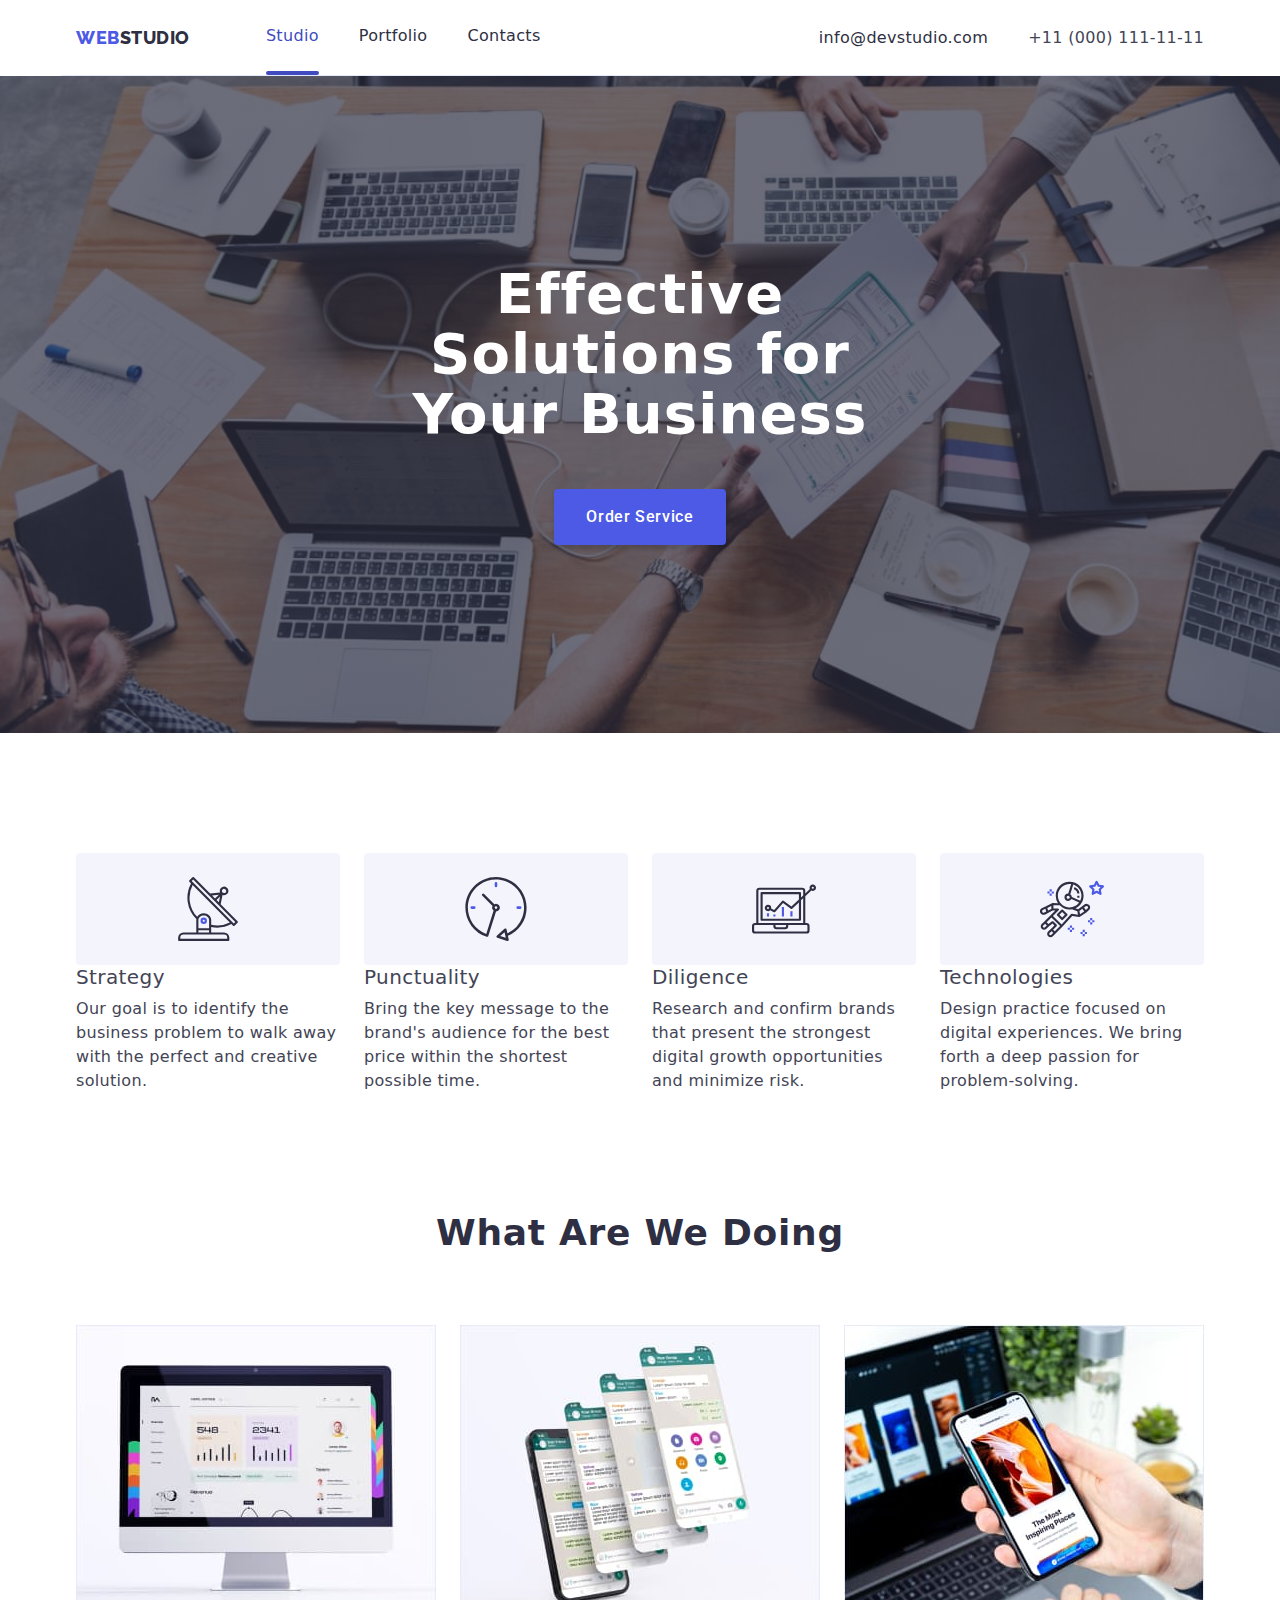
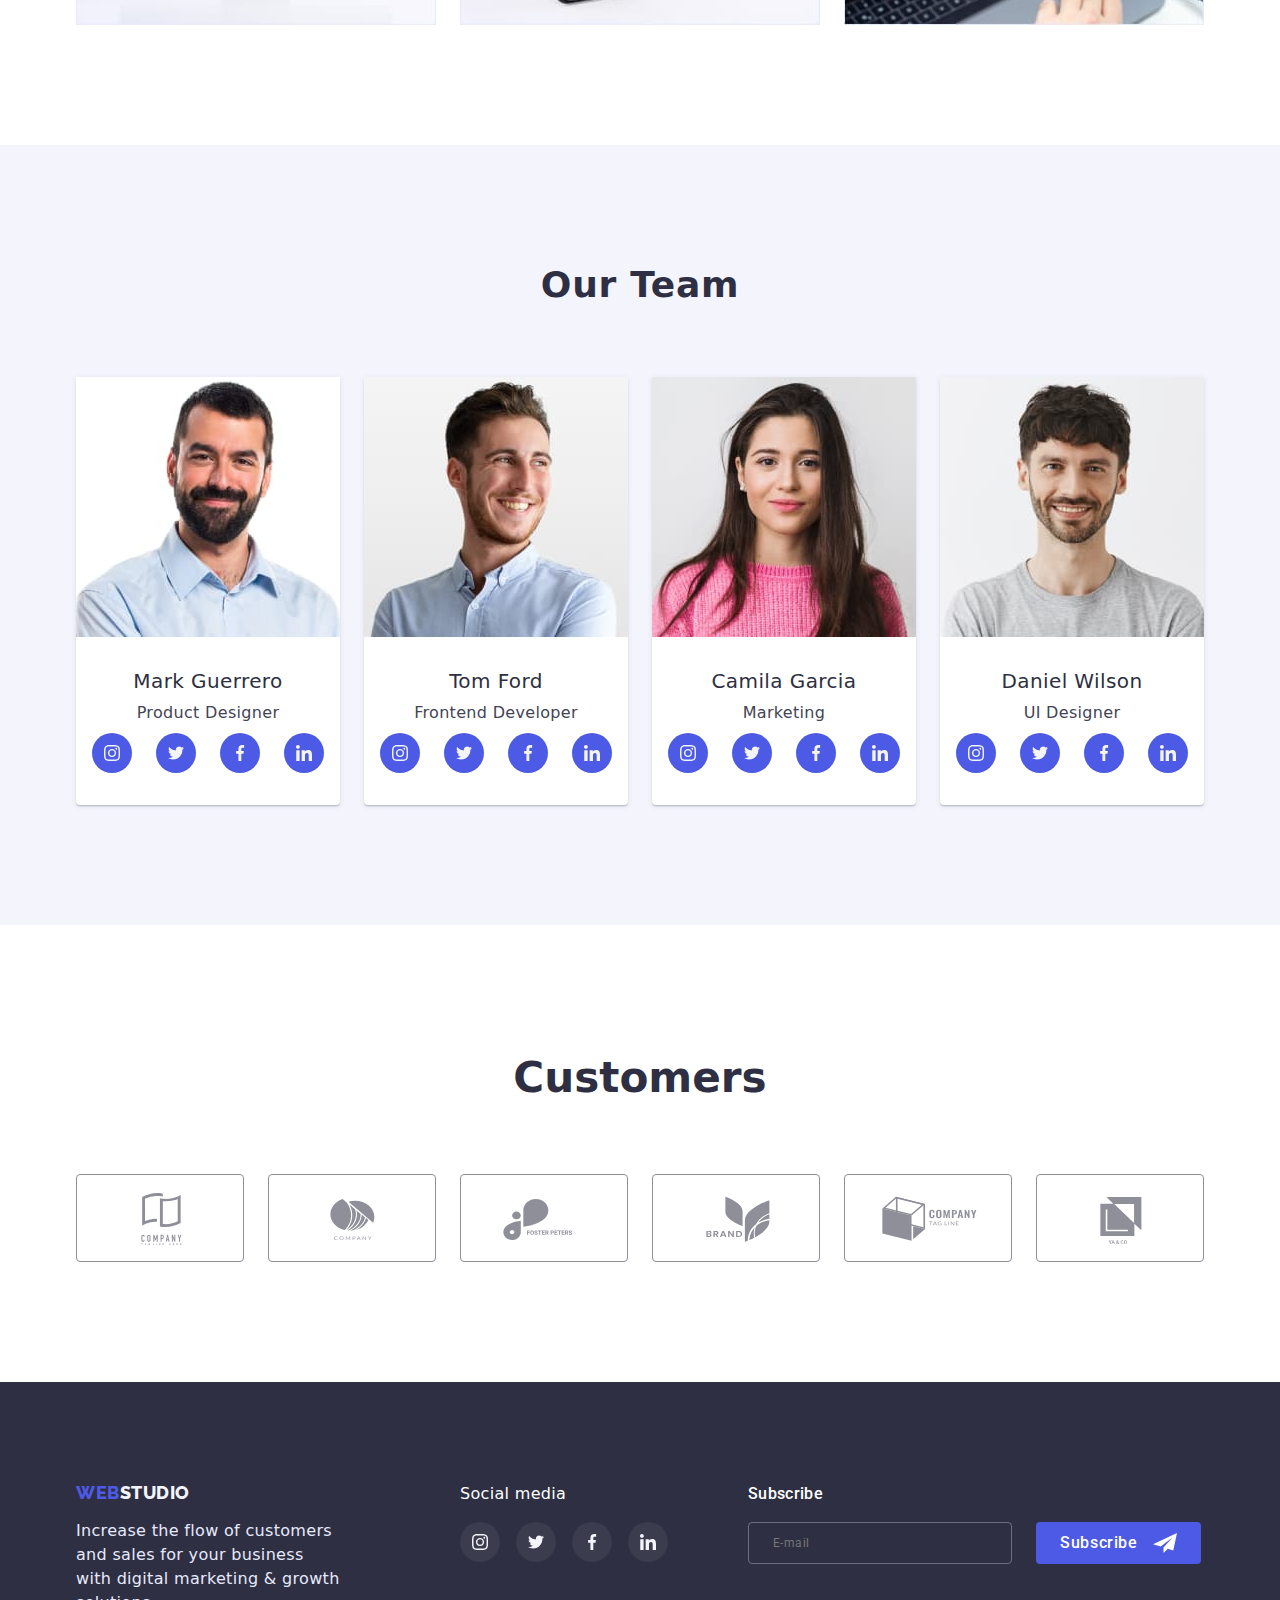
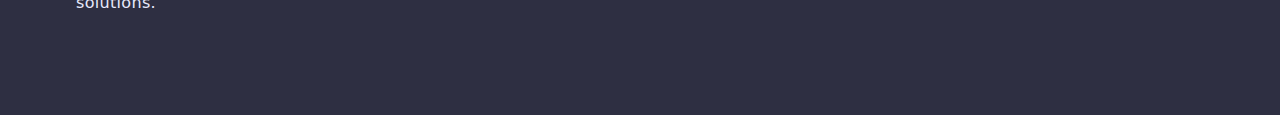
<file: index.html>
<!DOCTYPE html>
<html lang="en">
  <head>
    <meta charset="UTF-8" />
    <meta http-equiv="X-UA-Compatible" content="IE=edge" />
    <meta name="viewport" content="width=device-width, initial-scale=1.0" />
    <link rel="stylesheet" href="css/styles.css" />
    <link rel="preconnect" href="https://fonts.googleapis.com" />
    <link rel="preconnect" href="https://fonts.gstatic.com" crossorigin />
    <link
      href="https://fonts.googleapis.com/css2?family=Raleway:wght@800&family=Roboto:wght@400;500;700;900&display=swap"
      rel="stylesheet"
    />
    <link
      rel="stylesheet"
      href="https://cdn.jsdelivr.net/npm/modern-normalize@1.1.0/modern-normalize.min.css"
    />
    <title>Studio</title>
  </head>
  <body>
    <!-- Top Line -->
    <header class="page-header">
      <div class="container main-nav">
        <nav class="page-nav">
          <a class="logo link" href="./index.html"
            ><span class="logo-web">Web</span>Studio</a
          >
          <ul class="menu list">
            <li class="menu-item">
              <a class="menu-link active link" href="./index.html">Studio</a>
            </li>
            <li class="menu-item">
              <a class="menu-link link" href="./portfolio.html">Portfolio</a>
            </li>
            <li class="menu-item">
              <a class="menu-link link" href="">Contacts</a>
            </li>
          </ul>
        </nav>
        <address class="contacts">
          <ul class="cont-nav list">
            <li class="item">
              <a class="contact-mail-link link" href="mailto:info@devstudio.com"
                >info@devstudio.com</a
              >
            </li>
            <li class="item">
              <a class="contact-phone-number-link link" href="tel:+110001111111"
                >+11 (000) 111-11-11</a
              >
            </li>
          </ul>
        </address>
      </div>
    </header>
    <!-- Main menu -->
    <main>
      <!-- Hero image -->
      <section class="section hero">
        <div class="container">
          <h1 class="hero-text">Effective Solutions for Your Business</h1>
          <button class="hero-button" type="button" data-modal-open>
            Order Service
          </button>
        </div>
      </section>
      <!-- Our advantages -->
      <section class="section">
        <div class="container">
          <h2 hidden>Our advantages</h2>
          <ul class="title list">
            <li class="title-item">
              <div class="icon-advantages-list">
                <svg class="icon-advantages">
                  <use href="images/icons.svg#icon-strategy"></use>
                </svg>
              </div>
              <h3 class="subtitle">Strategy</h3>
              <p class="title-text">
                Our goal is to identify the business problem to walk away with
                the perfect and creative solution.
              </p>
            </li>
            <li class="title-item">
              <div class="icon-advantages-list">
                <svg class="icon-advantages">
                  <use href="images/icons.svg#icon-punctuality"></use>
                </svg>
              </div>
              <h3 class="subtitle">Punctuality</h3>
              <p class="title-text">
                Bring the key message to the brand's audience for the best price
                within the shortest possible time.
              </p>
            </li>
            <li class="title-item">
              <div class="icon-advantages-list">
                <svg class="icon-advantages">
                  <use href="images/icons.svg#icon-diligence"></use>
                </svg>
              </div>
              <h3 class="subtitle">Diligence</h3>
              <p class="title-text">
                Research and confirm brands that present the strongest digital
                growth opportunities and minimize risk.
              </p>
            </li>
            <li class="title-item">
              <div class="icon-advantages-list">
                <svg class="icon-advantages">
                  <use href="images/icons.svg#icon-technologies"></use>
                </svg>
              </div>
              <h3 class="subtitle">Technologies</h3>
              <p class="title-text">
                Design practice focused on digital experiences. We bring forth a
                deep passion for problem-solving.
              </p>
            </li>
          </ul>
        </div>
      </section>
      <!-- What are we doing -->
      <section class="section working-section">
        <div class="container">
          <h2 class="subject-working">What are we doing</h2>
          <ul class="content-working list">
            <li class="content-image">
              <img src="./images/pc.jpg" alt="personal_computer" width="360" />
            </li>
            <li class="content-image">
              <img
                src="./images/multifunctional.jpg"
                alt="multifunctional"
                width="360"
              />
            </li>
            <li class="content-image">
              <img
                src="./images/convenience.jpg"
                alt="convenience"
                width="360"
              />
            </li>
          </ul>
        </div>
      </section>
      <!-- Our Team -->
      <section class="our-team section">
        <div class="container">
          <h2 class="subject-team">Our Team</h2>
          <ul class="group-team list">
            <li class="content-team">
              <img
                src="./images/mark_guerrero.jpg"
                alt="mark_guerrero"
                width="264"
              />
              <div class="team">
                <h3 class="team-name">Mark Guerrero</h3>
                <p class="team-section">Product Designer</p>
                <ul class="social-list">
                  <social-list-item>
                    <a href="" class="social-list-link link">
                      <svg class="social-list-icon">
                        <use href="images/icons.svg#icon-instagram"></use>
                      </svg>
                    </a>
                  </social-list-item>
                  <social-list-item>
                    <a href="" class="social-list-link link">
                      <svg class="social-list-icon">
                        <use href="images/icons.svg#icon-twitter"></use>
                      </svg>
                    </a>
                  </social-list-item>
                  <social-list-item>
                    <a href="" class="social-list-link link">
                      <svg class="social-list-icon">
                        <use href="images/icons.svg#icon-facebook"></use>
                      </svg>
                    </a>
                  </social-list-item>
                  <social-list-item>
                    <a href="" class="social-list-link link">
                      <svg class="social-list-icon">
                        <use href="images/icons.svg#icon-linkedin"></use>
                      </svg>
                    </a>
                  </social-list-item>
                </ul>
              </div>
            </li>
            <li class="content-team">
              <img src="./images/tom_ford.jpg" alt="tom_ford" width="264" />
              <div class="team">
                <h3 class="team-name">Tom Ford</h3>
                <p class="team-section">Frontend Developer</p>
                <ul class="social-list">
                  <social-list-item>
                    <a href="" class="social-list-link link">
                      <svg class="social-list-icon">
                        <use href="images/icons.svg#icon-instagram"></use>
                      </svg>
                    </a>
                  </social-list-item>
                  <social-list-item>
                    <a href="" class="social-list-link link">
                      <svg class="social-list-icon">
                        <use href="images/icons.svg#icon-twitter"></use>
                      </svg>
                    </a>
                  </social-list-item>
                  <social-list-item>
                    <a href="" class="social-list-link link">
                      <svg class="social-list-icon">
                        <use href="images/icons.svg#icon-facebook"></use>
                      </svg>
                    </a>
                  </social-list-item>
                  <social-list-item>
                    <a href="" class="social-list-link link">
                      <svg class="social-list-icon">
                        <use href="images/icons.svg#icon-linkedin"></use>
                      </svg>
                    </a>
                  </social-list-item>
                </ul>
              </div>
            </li>
            <li class="content-team">
              <img
                src="./images/camila_garcia.jpg"
                alt="camila_garcia"
                width="264"
              />
              <div class="team">
                <h3 class="team-name">Camila Garcia</h3>
                <p class="team-section">Marketing</p>
                <ul class="social-list">
                  <social-list-item>
                    <a href="" class="social-list-link link">
                      <svg class="social-list-icon">
                        <use href="images/icons.svg#icon-instagram"></use>
                      </svg>
                    </a>
                  </social-list-item>
                  <social-list-item>
                    <a href="" class="social-list-link link">
                      <svg class="social-list-icon">
                        <use href="images/icons.svg#icon-twitter"></use>
                      </svg>
                    </a>
                  </social-list-item>
                  <social-list-item>
                    <a href="" class="social-list-link link">
                      <svg class="social-list-icon">
                        <use href="images/icons.svg#icon-facebook"></use>
                      </svg>
                    </a>
                  </social-list-item>
                  <social-list-item>
                    <a href="" class="social-list-link link">
                      <svg class="social-list-icon">
                        <use href="images/icons.svg#icon-linkedin"></use>
                      </svg>
                    </a>
                  </social-list-item>
                </ul>
              </div>
            </li>
            <li class="content-team">
              <img
                src="./images/daniel_wilson.jpg"
                alt="daniel_wilson"
                width="264"
              />
              <div class="team">
                <h3 class="team-name">Daniel Wilson</h3>
                <p class="team-section">UI Designer</p>
                <ul class="social-list">
                  <social-list-item>
                    <a href="" class="social-list-link link">
                      <svg class="social-list-icon">
                        <use href="images/icons.svg#icon-instagram"></use>
                      </svg>
                    </a>
                  </social-list-item>
                  <social-list-item>
                    <a href="" class="social-list-link link">
                      <svg class="social-list-icon">
                        <use href="images/icons.svg#icon-twitter"></use>
                      </svg>
                    </a>
                  </social-list-item>
                  <social-list-item>
                    <a href="" class="social-list-link link">
                      <svg class="social-list-icon">
                        <use href="images/icons.svg#icon-facebook"></use>
                      </svg>
                    </a>
                  </social-list-item>
                  <social-list-item>
                    <a href="" class="social-list-link link">
                      <svg class="social-list-icon">
                        <use href="images/icons.svg#icon-linkedin"></use>
                      </svg>
                    </a>
                  </social-list-item>
                </ul>
              </div>
            </li>
          </ul>
        </div>
      </section>
      <!-- Customers -->
      <section class="section customers-section">
        <div class="container customers">
          <h3>Customers</h3>
          <ul class="customers-list">
            <li class="list customers-list-item">
              <a href="" class="customers-list-link link">
                <svg class="customers-list-icon">
                  <use href="images/icons.svg#icon-client-one"></use>
                </svg>
              </a>
            </li>
            <li class="list customers-list-item">
              <a href="" class="customers-list-link link">
                <svg class="customers-list-icon">
                  <use href="images/icons.svg#icon-client-two"></use>
                </svg>
              </a>
            </li>
            <li class="list customers-list-item">
              <a href="" class="customers-list-link link">
                <svg class="customers-list-icon">
                  <use href="images/icons.svg#icon-client-three"></use>
                </svg>
              </a>
            </li>
            <li class="list customers-list-item">
              <a href="" class="customers-list-link link">
                <svg class="customers-list-icon">
                  <use href="images/icons.svg#icon-client-four"></use>
                </svg>
              </a>
            </li>
            <li class="list customers-list-item">
              <a href="" class="customers-list-link link">
                <svg class="customers-list-icon">
                  <use href="images/icons.svg#icon-client-five"></use>
                </svg>
              </a>
            </li>
            <li class="list customers-list-item">
              <a href="" class="customers-list-link link">
                <svg class="customers-list-icon">
                  <use href="images/icons.svg#icon-client-six"></use>
                </svg>
              </a>
            </li>
          </ul>
        </div>
      </section>
    </main>
    <!-- Footer -->
    <footer class="footer-text">
      <div class="container footer-list-text">
        <div class="footer">
          <a class="logo-footer link" href="./index.html"
            ><span class="logo-web">WEB</span>STUDIO</a
          >
          <p>
            Increase the flow of customers and sales for your business with
            digital marketing & growth solutions.
          </p>
        </div>
        <div class="footer-social-list">
          <h3 class="footer-item">Social media</h3>
          <ul class="footer-list">
            <footer-list-item>
              <a href="" class="footer-list-link link">
                <svg class="footer-list-icon">
                  <use href="images/icons.svg#icon-instagram"></use>
                </svg>
              </a>
            </footer-list-item>
            <footer-list-item>
              <a href="" class="footer-list-link link">
                <svg class="footer-list-icon">
                  <use href="images/icons.svg#icon-twitter"></use>
                </svg>
              </a>
            </footer-list-item>
            <footer-list-item>
              <a href="" class="footer-list-link link">
                <svg class="footer-list-icon">
                  <use href="images/icons.svg#icon-facebook"></use>
                </svg>
              </a>
            </footer-list-item>
            <footer-list-item>
              <a href="" class="footer-list-link link">
                <svg class="footer-list-icon">
                  <use href="images/icons.svg#icon-linkedin"></use>
                </svg>
              </a>
            </footer-list-item>
          </ul>
        </div>
        <div class="footer-subscription">
          <h2 class="subscribe-header">Subscribe</h2>
          <form class="subscription-form">
            <label class="subscription-label">
              <input
                type="email"
                name="mail"
                class="subscription-mail"
                placeholder="E-mail"
              />
            </label>
            <button type="submit" class="subscription-btn">
              <span class="subscribe-text">Subscribe</span>
              <svg class="subscribe-icon">
                <use href="images/icons.svg#icon-subscribe"></use>
              </svg>
            </button>
          </form>
        </div>
      </div>
    </footer>

    <div class="backdrop is-hidden" data-modal>
      <div class="modal">
        <button type="button" class="modal-close-btn" data-modal-close>
          <svg class="close-btn">
            <use href="images/icons.svg#icon-close-btn"></use>
          </svg>
        </button>

        <h2 class="header-modal">
          Leave your contacts and we will call you back
        </h2>

        <form class="modal-form">
          <label class="label-form-text">
            <span class="label-text">Name</span>
            <span class="label-form-wrapper">
              <input type="text" name="name" class="input-text" />
              <svg class="modal-icon">
                <use href="images/icons.svg#icon-person"></use>
              </svg>
            </span>
          </label>

          <label class="label-form-text">
            <span class="label-text">Phone</span>
            <span class="label-form-wrapper">
              <input type="tel" name="tel" class="input-text" />
              <svg class="modal-icon">
                <use href="images/icons.svg#icon-phone"></use>
              </svg>
            </span>
          </label>

          <label class="label-form-text">
            <span class="label-text">Email</span>
            <span class="label-form-wrapper">
              <input type="email" name="mail" class="input-text" />
              <svg class="modal-icon">
                <use href="images/icons.svg#icon-email"></use>
              </svg>
            </span>
          </label>

          <label class="label-form-text textarea-wrapper">
            <span class="label-text">Comment</span>
            <textarea
              name="message"
              placeholder="Text input"
              class="textarea-text"
            ></textarea>
          </label>

          <label class="check">
            <input class="check-input" type="checkbox" name="policy" />
            <span class="check-icon"></span>
            I accept the terms and conditions of the
            <a href="#">Privacy Policy</a>
          </label>

          <div class="modal-btn">
            <button type="submit" class="send-btn">Send</button>
          </div>
        </form>
      </div>
    </div>

    <script src="js/modal.js"></script>
  </body>
</html>
</file>
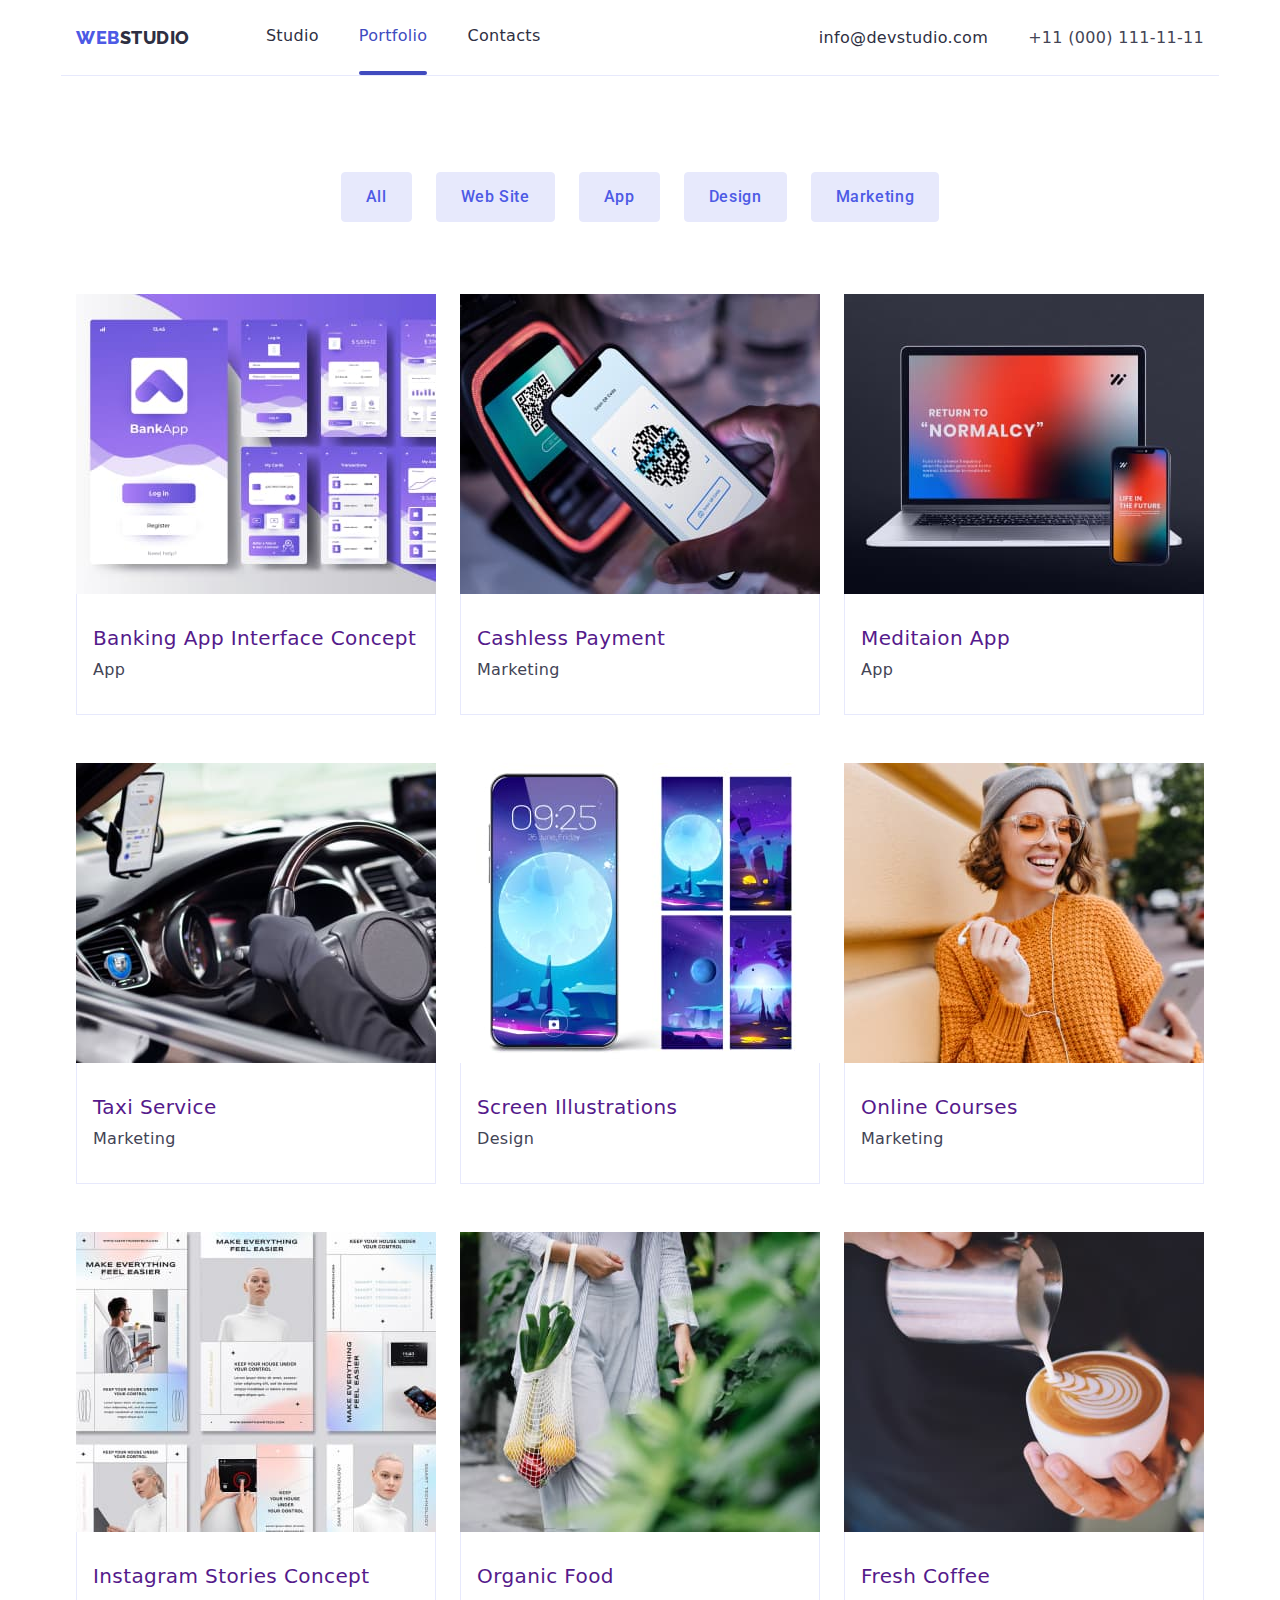
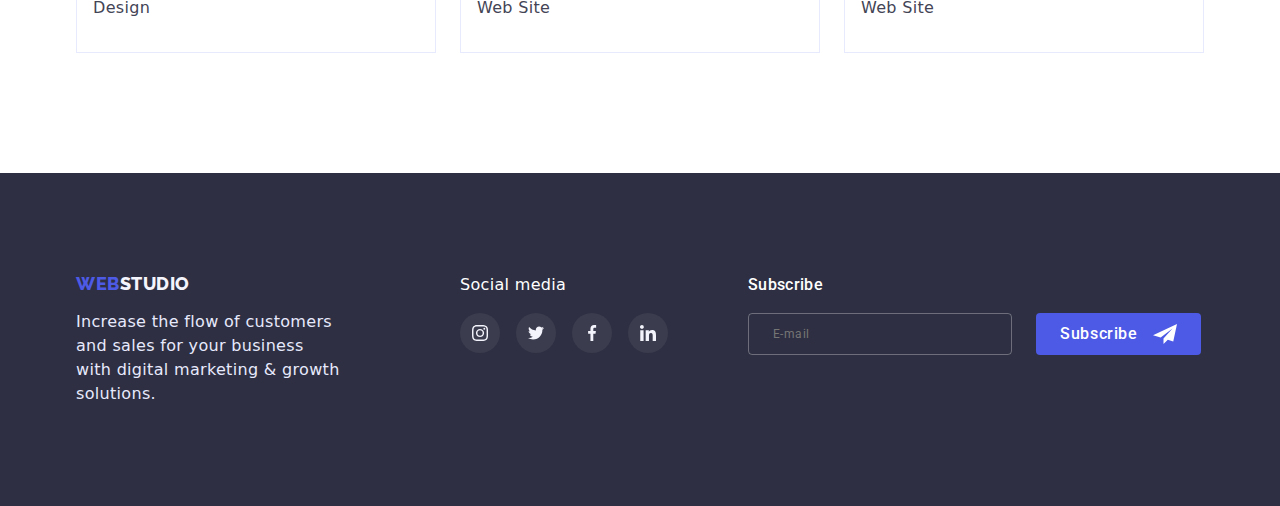
<file: portfolio.html>
<!DOCTYPE html>
<html lang="en">
  <head>
    <meta charset="UTF-8" />
    <meta http-equiv="X-UA-Compatible" content="IE=edge" />
    <meta name="viewport" content="width=device-width, initial-scale=1.0" />
    <link rel="stylesheet" href="css/styles.css" />
    <link rel="preconnect" href="https://fonts.googleapis.com" />
    <link rel="preconnect" href="https://fonts.gstatic.com" crossorigin />
    <link
      href="https://fonts.googleapis.com/css2?family=Raleway:wght@800&family=Roboto:wght@400;500;700;900&display=swap"
      rel="stylesheet"
    />
    <link
      rel="stylesheet"
      href="https://cdn.jsdelivr.net/npm/modern-normalize@1.1.0/modern-normalize.min.css"
    />
    <title>Portfolio</title>
  </head>
  <body>
    <!-- Top Line -->
    <header class="page-header">
      <div class="container main-nav">
        <nav class="page-nav">
          <a class="logo link" href="./index.html"
            ><span class="logo-web">Web</span>Studio</a
          >
          <ul class="menu list">
            <li class="menu-item">
              <a class="menu-link link" href="./index.html">Studio</a>
            </li>
            <li class="menu-item">
              <a class="menu-link active link" href="./portfolio.html"
                >Portfolio</a
              >
            </li>
            <li class="menu-item">
              <a class="menu-link link" href="">Contacts</a>
            </li>
          </ul>
        </nav>
        <address class="contacts">
          <ul class="cont-nav list">
            <li class="item">
              <a class="contact-mail-link link" href="mailto:info@devstudio.com"
                >info@devstudio.com</a
              >
            </li>
            <li class="item">
              <a class="contact-phone-number-link link" href="tel:+110001111111"
                >+11 (000) 111-11-11</a
              >
            </li>
          </ul>
        </address>
      </div>
    </header>
    <!-- Main menu -->
    <main>
      <!-- Filters -->
      <section class="main-button section">
        <div class="container">
          <h2 hidden>Navigation buttons</h2>
          <ul class="button-menu list">
            <li class="button-item">
              <button class="nav-button" type="button">All</button>
            </li>
            <li class="button-item">
              <button class="nav-button" type="button">Web Site</button>
            </li>
            <li class="button-item">
              <button class="nav-button" type="button">App</button>
            </li>
            <li class="button-item">
              <button class="nav-button" type="button">Design</button>
            </li>
            <li class="button-item">
              <button class="nav-button" type="button">Marketing</button>
            </li>
          </ul>
          <ul class="works-cards list">
            <li class="works-cards-item">
              <div class="works-cards-link">
                <a href="" class="works-wrapper-link link">
                  <div class="works-wrapper">
                    <img src="./images/banking.jpg" alt="banking" width="360" />
                    <p class="overlay">
                      14 Stylish and User-Friendly App Design Concepts · Task
                      Manager App · Calorie Tracker App · Exotic Fruit Ecommerce
                      App · Cloud Storage App lo
                    </p>
                  </div>
                  <div class="card">
                    <h2 class="team-name">Banking App Interface Concept</h2>
                    <p class="team-section">App</p>
                  </div>
                </a>
              </div>
            </li>
            <li class="works-cards-item">
              <div class="works-cards-link">
                <a href="" class="works-wrapper-link link">
                  <div class="works-wrapper">
                    <img src="./images/payment.jpg" alt="payment" width="360" />
                    <p class="overlay">
                      14 Stylish and User-Friendly App Design Concepts · Task
                      Manager App · Calorie Tracker App · Exotic Fruit Ecommerce
                      App · Cloud Storage App lo
                    </p>
                  </div>
                  <div class="card">
                    <h2 class="team-name">Cashless Payment</h2>
                    <p class="team-section">Marketing</p>
                  </div>
                </a>
              </div>
            </li>
            <li class="works-cards-item">
              <div class="works-cards-link">
                <a href="" class="works-wrapper-link link">
                  <div class="works-wrapper">
                    <img
                      src="./images/meditaion.jpg"
                      alt="meditaion"
                      width="360"
                    />
                    <p class="overlay">
                      14 Stylish and User-Friendly App Design Concepts · Task
                      Manager App · Calorie Tracker App · Exotic Fruit Ecommerce
                      App · Cloud Storage App lo
                    </p>
                  </div>
                  <div class="card">
                    <h2 class="team-name">Meditaion App</h2>
                    <p class="team-section">App</p>
                  </div>
                </a>
              </div>
            </li>
            <li class="works-cards-item">
              <div class="works-cards-link">
                <a href="" class="works-wrapper-link link">
                  <div class="works-wrapper">
                    <img src="./images/taxi.jpg" alt="taxi" width="360" />
                    <p class="overlay">
                      14 Stylish and User-Friendly App Design Concepts · Task
                      Manager App · Calorie Tracker App · Exotic Fruit Ecommerce
                      App · Cloud Storage App lo
                    </p>
                  </div>
                  <div class="card">
                    <h2 class="team-name">Taxi Service</h2>
                    <p class="team-section">Marketing</p>
                  </div>
                </a>
              </div>
            </li>
            <li class="works-cards-item">
              <div class="works-cards-link">
                <a href="" class="works-wrapper-link link">
                  <div class="works-wrapper">
                    <img src="./images/screen.jpg" alt="screen" width="360" />
                    <p class="overlay">
                      14 Stylish and User-Friendly App Design Concepts · Task
                      Manager App · Calorie Tracker App · Exotic Fruit Ecommerce
                      App · Cloud Storage App lo
                    </p>
                  </div>
                  <div class="card">
                    <h2 class="team-name">Screen Illustrations</h2>
                    <p class="team-section">Design</p>
                  </div>
                </a>
              </div>
            </li>
            <li class="works-cards-item">
              <div class="works-cards-link">
                <a href="" class="works-wrapper-link link">
                  <div class="works-wrapper">
                    <img src="./images/online.jpg" alt="online" width="360" />
                    <p class="overlay">
                      14 Stylish and User-Friendly App Design Concepts · Task
                      Manager App · Calorie Tracker App · Exotic Fruit Ecommerce
                      App · Cloud Storage App lo
                    </p>
                  </div>
                  <div class="card">
                    <h2 class="team-name">Online Courses</h2>
                    <p class="team-section">Marketing</p>
                  </div>
                </a>
              </div>
            </li>
            <li class="works-cards-item">
              <div class="works-cards-link">
                <a href="" class="works-wrapper-link link">
                  <div class="works-wrapper">
                    <img
                      src="./images/instagram.jpg"
                      alt="instagram"
                      width="360"
                    />
                    <p class="overlay">
                      14 Stylish and User-Friendly App Design Concepts · Task
                      Manager App · Calorie Tracker App · Exotic Fruit Ecommerce
                      App · Cloud Storage App lo
                    </p>
                  </div>
                  <div class="card">
                    <h2 class="team-name">Instagram Stories Concept</h2>
                    <p class="team-section">Design</p>
                  </div>
                </a>
              </div>
            </li>
            <li class="works-cards-item">
              <div class="works-cards-link">
                <a href="" class="works-wrapper-link link">
                  <div class="works-wrapper">
                    <img src="./images/food.jpg" alt="food" width="360" />
                    <p class="overlay">
                      14 Stylish and User-Friendly App Design Concepts · Task
                      Manager App · Calorie Tracker App · Exotic Fruit Ecommerce
                      App · Cloud Storage App lo
                    </p>
                  </div>
                  <div class="card">
                    <h2 class="team-name">Organic Food</h2>
                    <p class="team-section">Web Site</p>
                  </div>
                </a>
              </div>
            </li>
            <li class="works-cards-item">
              <div class="works-cards-link">
                <a href="" class="works-wrapper-link link">
                  <div class="works-wrapper">
                    <img src="./images/coffee.jpg" alt="coffee" width="360" />
                    <p class="overlay">
                      14 Stylish and User-Friendly App Design Concepts · Task
                      Manager App · Calorie Tracker App · Exotic Fruit Ecommerce
                      App · Cloud Storage App lo
                    </p>
                  </div>
                  <div class="card">
                    <h2 class="team-name">Fresh Coffee</h2>
                    <p class="team-section">Web Site</p>
                  </div>
                </a>
              </div>
            </li>
          </ul>
        </div>
      </section>
    </main>
    <!-- Footer -->
    <footer class="footer-text">
      <div class="container footer-list-text">
        <div class="footer">
          <a class="logo-footer link" href="./index.html"
            ><span class="logo-web">WEB</span>STUDIO</a
          >
          <p>
            Increase the flow of customers and sales for your business with
            digital marketing & growth solutions.
          </p>
        </div>
        <div class="footer-social-list">
          <h3 class="footer-item">Social media</h3>
          <ul class="footer-list">
            <footer-list-item>
              <a href="" class="footer-list-link link">
                <svg class="footer-list-icon">
                  <use href="images/icons.svg#icon-instagram"></use>
                </svg>
              </a>
            </footer-list-item>
            <footer-list-item>
              <a href="" class="footer-list-link link">
                <svg class="footer-list-icon">
                  <use href="images/icons.svg#icon-twitter"></use>
                </svg>
              </a>
            </footer-list-item>
            <footer-list-item>
              <a href="" class="footer-list-link link">
                <svg class="footer-list-icon">
                  <use href="images/icons.svg#icon-facebook"></use>
                </svg>
              </a>
            </footer-list-item>
            <footer-list-item>
              <a href="" class="footer-list-link link">
                <svg class="footer-list-icon">
                  <use href="images/icons.svg#icon-linkedin"></use>
                </svg>
              </a>
            </footer-list-item>
          </ul>
        </div>
        <div class="footer-subscription">
          <h2 class="subscribe-header">Subscribe</h2>
          <form class="subscription-form">
            <label class="subscription-label">
              <input
                type="email"
                name="mail"
                class="subscription-mail"
                placeholder="E-mail"
              />
            </label>
            <button type="submit" class="subscription-btn">
              <span class="subscribe-text">Subscribe</span>
              <svg class="subscribe-icon">
                <use href="images/icons.svg#icon-subscribe"></use>
              </svg>
            </button>
          </form>
        </div>
      </div>
    </footer>
  </body>
</html>
</file>
<file: css/styles.css>
h1,
h2,
h3,
h4,
p {
  margin-top: 0;
  margin-bottom: 0;
}

ul {
  margin-top: 0;
  margin-bottom: 0;
  padding-left: 0;
}

.list {
  list-style: none;
}

.link {
  text-decoration: none;
  outline: none;
}

img {
  display: block;
}

button {
  cursor: pointer;
}

:root {
  --primary-font: 'Roboto', sans-serif;
  --secondary-font: 'Raleway', sans-serif;
  --navy-color: #2e2f42;
  --slate-color: #434455;
  --ocean-color: #404bbf;
  --iris-color: #4d5ae5;
  --white-color: #ffffff;
  --cornflower-color: #e7e9fc;
  --cloud-color: #f4f4fd;
  --light-slate-color: #8e8f99;
  --green-color: #31d0aa;
}

body {
  font-family: var(--primary-font);
  color: var(--navy-color);
}

.container {
  width: 1158px;
  margin-left: auto;
  margin-right: auto;
  padding-left: 15px;
  padding-right: 15px;
}

.section {
  padding-bottom: 120px;
  padding-top: 120px;
}

/* =========HEADER========= */
.main-nav {
  display: flex;
  border-bottom: 1px solid var(--cornflower-color);
}
.page-nav,
.contacts {
  display: flex;
  align-items: center;
}

.logo {
  font-family: var(--secondary-font);
  font-weight: 800;
  font-size: 18px;
  line-height: 1.33;
  letter-spacing: 0.03em;
  text-transform: uppercase;
  color: var(--navy-color);
}

.logo-web {
  color: var(--iris-color);
}

.menu {
  display: flex;
  margin-left: 76px;
}

.menu-item:not(:last-child) {
  margin-right: 40px;
}

.menu-link {
  position: relative;
  display: block;
  padding-top: 24px;
  padding-bottom: 27px;

  font-weight: 500;
  font-size: 16px;
  line-height: 1.5;
  letter-spacing: 0.02em;
  color: var(--navy-color);

  transition-property: color;
  transition-duration: 250ms;
  transition-timing-function: cubic-bezier(0.4, 0, 0.2, 1);
}

.menu-link:hover,
.menu-link:focus {
  color: var(--ocean-color);
}

.active {
  color: var(--ocean-color);
}

.active::after {
  display: block;
  position: absolute;
  content: ' ';
  width: 100%;
  height: 4px;
  border-radius: 2px;
  background-color: var(--ocean-color);
  left: 0;
  bottom: 0;
}

.contacts {
  margin-left: auto;
}

.cont-nav {
  display: flex;
  margin-left: auto;
}

.cont-nav .item + .item {
  margin-left: 40px;
}

.contact-mail-link {
  font-style: normal;
  font-size: 16px;
  line-height: 1.5;
  letter-spacing: 0.02em;
  color: var(---slate-color);

  transition-property: color;
  transition-duration: 250ms;
  transition-timing-function: cubic-bezier(0.4, 0, 0.2, 1);
}

.contact-mail-link:hover,
.contact-mail-link:focus {
  color: var(--ocean-color);
}

.contact-phone-number-link {
  font-style: normal;
  font-size: 16px;
  line-height: 1.5;
  letter-spacing: 0.02em;
  color: var(--slate-color);

  transition-property: color;
  transition-duration: 250ms;
  transition-timing-function: cubic-bezier(0.4, 0, 0.2, 1);
}

.contact-phone-number-link:hover,
.contact-phone-number-link:focus {
  color: var(--ocean-color);
}

/* =========HERO========= */

.hero {
  background-color: var(--navy-color);
  text-align: center;
  background-image: linear-gradient(
      rgba(46, 47, 66, 0.7),
      rgba(46, 47, 66, 0.7)
    ),
    url(../images/hero-image.jpg);
  background-size: cover;
  max-width: 1440px;
  margin-left: auto;
  margin-right: auto;
  padding-top: 188px;
  padding-bottom: 188px;
}

.hero-text {
  font-size: 56px;
  line-height: 1.07;
  width: 511px;
  letter-spacing: 0.02em;
  color: var(--white-color);
  margin: 0 auto 45px;
}

/* =========HERO BUTTON========= */

.hero-button {
  padding: 16px 32px;
  font-family: var(--primary-font);
  font-weight: 500;
  font-size: 16px;
  line-height: 1.5;
  letter-spacing: 0.04em;
  color: var(--white-color);
  background: var(--iris-color);
  box-shadow: 0px 4px 4px rgba(0, 0, 0, 0.15);
  border-radius: 4px;
  border: none;

  transition-property: background-color;
  transition-duration: 250ms;
  transition-timing-function: cubic-bezier(0.4, 0, 0.2, 1);
}

.hero-button:hover,
.hero-button:focus {
  background-color: var(--ocean-color);
  box-shadow: 0px 4px 4px 0px #00000026;
}

/* =========ADVANTAGES========= */

.title {
  display: flex;
}

.title-item:not(:last-child) {
  margin-right: 24px;
}

.title-item {
  font-size: 16px;
  line-height: 1.5;
  letter-spacing: 0.02em;
  color: var(--slate-color);
  flex-basis: calc((100% - 3 * 24px) / 4);
}

.icon-advantages {
  width: 64px;
  height: 64px;
}

.icon-advantages-list {
  display: flex;
  width: 264px;
  height: 112px;
  background-color: var(--cloud-color);
  border-radius: 4px;
  justify-content: center;
  align-items: center;
}

.title-text {
  margin-top: 8px;
}

.subtitle {
  font-weight: 500;
  font-size: 20px;
  line-height: 1.2;
  letter-spacing: 0.02em;
  color: var(---navy-color);
}

/* =========CONTENT WORKING========= */

.working-section {
  padding-top: 0;
}

.content-working {
  display: flex;
}

.content-image:not(:last-child) {
  margin-right: 24px;
}

.subject-working {
  font-size: 36px;
  line-height: 1.12;
  letter-spacing: 0.02em;
  text-transform: capitalize;
  text-align: center;
  margin-bottom: 72px;
}

/* =========OUR TEAM========= */

.subject-team {
  font-size: 36px;
  line-height: 1.12;
  letter-spacing: 0.02em;
  text-transform: capitalize;
  text-align: center;
  margin-bottom: 72px;
}

.our-team {
  background-color: var(--cloud-color);
}

.team {
  padding-top: 32px;
  padding-bottom: 32px;
}

.team-name {
  font-weight: 500;
  font-size: 20px;
  line-height: 1.2;
  letter-spacing: 0.02em;
  align-items: center;
  margin-bottom: 8px;
}

.team-section {
  font-size: 16px;
  line-height: 1.5;
  letter-spacing: 0.02em;
  align-items: center;
  color: var(--slate-color);
}

.group-team {
  display: flex;
  justify-content: space-between;
}

.content-team {
  background: var(--white-color);
  box-shadow: 0px 1px 6px rgba(46, 47, 66, 0.08),
    0px 1px 1px rgba(46, 47, 66, 0.16), 0px 2px 1px rgba(46, 47, 66, 0.08);
  border-radius: 0px 0px 4px 4px;
  text-align: center;
}

.social-list {
  display: flex;
  padding-left: 16px;
  padding-right: 16px;
  padding-top: 8px;
  gap: 24px;
}

.social-list-icon {
  width: 16px;
  height: 16px;
}

.social-list-link {
  display: flex;
  justify-content: center;
  align-items: center;
  width: 40px;
  height: 40px;
  border-radius: 50%;
  background-color: var(--iris-color);
  fill: var(--cloud-color);

  transition-property: background-color;
  transition-duration: 250ms;
  transition-timing-function: cubic-bezier(0.4, 0, 0.2, 1);
}

.social-list-link:hover,
.social-list-link:focus {
  background-color: var(--ocean-color);
}

/* =========CUSTOMERS========= */

.customers-section {
  padding-top: 0px;
}

.customers {
  font-weight: 700;
  font-size: 36px;
  line-height: 1.11;
  color: var(--navy-color);
  padding-top: 130px;
  text-align: center;
  text-transform: capitalize;
}

.customers-list {
  display: flex;
  padding-top: 72px;
  gap: 24px;
}

.customers-list-link {
  display: flex;
  justify-content: center;
  align-items: center;
  width: 168px;
  height: 88px;
  border: 1px solid var(--light-slate-color);
  border-radius: 4px;
  fill: var(--light-slate-color);

  transition-property: fill, border;
  transition-duration: 250ms;
  transition-timing-function: cubic-bezier(0.4, 0, 0.2, 1);
}

.customers-list-link:hover,
.customers-list-link:focus {
  fill: var(--ocean-color);
  border: 1px solid var(--ocean-color);
}

.customers-list-icon {
  width: 104px;
  height: 56px;
}

/* =========FOOTER========= */

.footer {
  width: 264px;
}

.footer-list-text {
  display: flex;
  align-items: baseline;
}

.logo-footer {
  display: block;
  font-family: var(--secondary-font);
  color: var(--cloud-color);
  font-weight: 800;
  font-size: 18px;
  line-height: 1.17;
  align-items: center;
  letter-spacing: 0.03em;
  text-transform: uppercase;
  margin-bottom: 16px;
}

.footer-text {
  padding-top: 100px;
  padding-bottom: 100px;
  background-color: var(--navy-color);
  font-size: 16px;
  line-height: 1.5;
  letter-spacing: 0.02em;
  color: var(--cornflower-color);
}

/* =========FOOTER SOCIAL LIST========= */

.footer-social-list {
  display: block;
  margin-left: 120px;
}

.footer-item {
  font-weight: 500;
  font-size: 16px;
  line-height: 1.5;
  color: var(--white-color);
}

.footer-list {
  display: flex;
  margin-top: 16px;
  gap: 16px;
}

.footer-list-icon {
  width: 16px;
  height: 16px;
}

.footer-list-link {
  display: flex;
  justify-content: center;
  align-items: center;
  width: 40px;
  height: 40px;
  border-radius: 50%;
  background-color: #ffffff10;
  fill: var(--cloud-color);

  transition-property: background-color;
  transition-duration: 250ms;
  transition-timing-function: cubic-bezier(0.4, 0, 0.2, 1);
}

.footer-list-link:hover,
.footer-list-link:focus {
  background-color: var(--green-color);
}

/* =========FOOTER SUBSCRIPTION========= */

.footer-subscription {
  font-family: var(--primary-font);
  display: block;
  margin-left: 80px;
}

.subscribe-header {
  font-weight: 500;
  font-size: 16px;
  line-height: 1.5;

  letter-spacing: 0.02em;

  color: var(--white-color);
}

.subscription-form {
  display: flex;
  margin-top: 16px;
}

.subscription-label{
  margin-right: 24px;
}

input {
  padding: 8px 24px;
}

.subscription-mail {
  font-size: 12px;
  line-height: 2;
  width: 264px;

  letter-spacing: 0.04em;

  color: rgba(255, 255, 255, 0.6);

  border: 1px solid rgba(255, 255, 255, 0.3);
  border-radius: 4px;

  background-color: transparent;

  transition-property: border;
  transition-duration: 250ms;
  transition-timing-function: cubic-bezier(0.4, 0, 0.2, 1);
}

.subscription-mail:focus {
  outline: none;
  border: 1px solid var(--iris-color);
}

.subscription-btn {
  position: relative;
  width: 165px;
  background-color: var(--iris-color);
  border-radius: 4px;
  padding: 8px 64px 8px 24px;

  border: transparent;
}

.subscribe-text {
  font-weight: 500;
  font-size: 16px;
  line-height: 1.5px;

  letter-spacing: 0.04em;

  color: var(--white-color);
}

.subscribe-icon {
  position: absolute;
  width: 24px;
  height: 24px;
  top: 50%;
  transform: translateY(-50%);
  right: 24px;
}

/* =========WORKS BUTTON========= */

.main-button {
  padding-top: 96px;
}

.button-menu {
  display: flex;
  justify-content: center;
  margin-bottom: 72px;
}

.button-item {
  transition-property: box-shadow;
  transition-duration: 250ms;
  transition-timing-function: cubic-bezier(0.4, 0, 0.2, 1);
}

.button-item:hover,
.button-item:focus {
  box-shadow: 0px 4px 4px 0px #00000026;
}

.button-item:not(:last-child) {
  margin-right: 24px;
}

.nav-button {
  font-family: var(--primary-font);
  font-weight: 500;
  font-size: 16px;
  line-height: 1.5;
  letter-spacing: 0.04em;
  color: var(--iris-color);
  background: var(--cornflower-color);
  padding: 12px 24px;
  border: 1px solid var(--cornflower-color);
  border-radius: 4px;

  transition-property: background-color, color;
  transition-duration: 250ms;
  transition-timing-function: cubic-bezier(0.4, 0, 0.2, 1);
}

.nav-button:hover,
.nav-button:focus {
  background-color: var(--ocean-color);
  color: var(--white-color);
}

/* =========WORKS CARDS========= */

.works-cards {
  display: flex;
  flex-wrap: wrap;
}

.works-cards-item {
  flex-basis: calc((100% - 2 * 24px) / 3);
  margin-right: 24px;
  margin-bottom: 48px;
}

.works-cards-link {
  transition-property: box-shadow;
  transition-duration: 250ms;
  transition-timing-function: cubic-bezier(0.4, 0, 0.2, 1);
}

.works-cards-link:hover,
.works-cards-link:focus {
  box-shadow: 0px 1px 6px rgba(46, 47, 66, 0.08),
    0px 1px 1px rgba(46, 47, 66, 0.16), 0px 2px 1px rgba(46, 47, 66, 0.08);
}

.works-cards-item:nth-child(3n) {
  margin-right: 0;
}

.works-cards-item:nth-last-child(-n + 3) {
  margin-bottom: 0;
}

.works-wrapper {
  position: relative;
  overflow: hidden;
}

.card {
  padding-top: 32px;
  padding-bottom: 32px;
  padding-left: 16px;
  border-right: 1px solid var(--cornflower-color);
  border-left: 1px solid var(--cornflower-color);
  border-bottom: 1px solid var(--cornflower-color);
}

/* =========OVERLAY========= */

.overlay {
  position: absolute;
  width: 100%;
  height: 100%;
  left: 0;
  top: 0;
  overflow: hidden;

  transform: translate(0, 100%);
  transition: transform;
  transition-timing-function: cubic-bezier(0.2, 0, 0.2, 1);
  transition-duration: 300ms;

  font-size: 16px;
  line-height: 1.5;
  letter-spacing: 0.02em;
  color: var(--cloud-color);
  background-color: var(--iris-color);
  background-blend-mode: soft-light;
  mix-blend-mode: normal;

  padding: 40px 32px 164px 32px;
}

.works-wrapper-link:hover .overlay,
.works-wrapper-link:focus .overlay {
  transform: translate(0, 0);
}

/* =========BACKDROP========= */

.backdrop {
  position: fixed;
  z-index: 100;
  top: 0;
  bottom: 0;
  width: 100%;
  height: 100%;
  background-color: rgba(46, 47, 66, 0.4);

  transition: opacity, visibility, transform;
  transition-timing-function: cubic-bezier(0.2, 0, 0.2, 1);
  transition-duration: 250ms;
}

.backdrop.is-hidden {
  opacity: 0;
  visibility: hidden;
  pointer-events: none;
  transform: scale(1.5);
}

/* =========MODAL========= */

.modal {
  position: absolute;
  top: 50%;
  left: 50%;
  transform: translate(-50%, -50%);
  width: 408px;
  background: #fcfcfc;
  box-shadow: 0px 1px 1px rgba(0, 0, 0, 0.14), 0px 1px 3px rgba(0, 0, 0, 0.12),
    0px 2px 1px rgba(0, 0, 0, 0.2);
  border-radius: 4px;

  padding:72px 24px 24px;
}

.modal-close-btn {
  display: flex;
  justify-content: center;
  align-items: center;

  width: 24px;
  height: 24px;
  border: #0000001a;
  border-radius: 50%;
  padding: 0;
  background-color: var(--cornflower-color);

  position: absolute;
  top: 24px;
  right: 24px;

  transition: background-color;
  transition-timing-function: cubic-bezier(0.2, 0, 0.2, 1);
  transition-duration: 250ms;
}

.modal-close-btn:hover,
.modal-close-btn:focus {
  background-color: var(--ocean-color);
  fill: var(--white-color);
}

.close-btn {
  width: 8px;
  height: 8px;
  background-color: transparent;
}

/* =========DESIGN MODAL========= */

.header-modal {
  font-family: var(--primary-font);
  font-weight: 500;
  font-size: 16px;
  line-height: 1.5;
  text-align: center;
  letter-spacing: 0.02em;
  color: var(--navy-color);
  margin-bottom: 16px;
}

.modal-form {
  display: flex;
  flex-direction: column;
  width: 360px;

  font-family: var(--primary-font);
  font-size: 12px;
  line-height: 1.16;
  letter-spacing: 0.01em;

  color: var(--light-slate-color);
}

.modal-btn {
  text-align: center;
}

.send-btn {
  font-weight: 500;
  width: 169px;
  font-size: 16px;
  line-height: 1.5;
  color: var(--white-color);
  background: var(--iris-color);
  box-shadow: 0px 4px 4px rgba(0, 0, 0, 0.15);
  border-radius: 4px;
  padding: 16px 32px;
  border: none;

  margin-top: 24px;
}

.label-form-text {
  margin-bottom: 8px;
}

.label-form-wrapper {
  display: block;
  position: relative;
  margin-top: 4px;
}

.textarea-wrapper {
  margin-bottom: 0px;
}

.textarea-text {
  width: 100%;
  height: 120px;
  padding: 8px 16px;

  border: 1px solid rgba(33, 33, 33, 0.2);
  border-radius: 4px;

  resize: none;

  margin-top: 4px;

  transition-property: border;
  transition-duration: 250ms;
  transition-timing-function: cubic-bezier(0.4, 0, 0.2, 1);
}

.textarea-text:focus {
  outline: none;
  border: 1px solid var(--iris-color);
}

.textarea-text::placeholder {
  color: rgba(117, 117, 117, 0.5);
  font-size: 12px;
  line-height: 1.17;
  letter-spacing: 0.04em;
}

.input-text {
  width: 100%;
  height: 40px;
  left: 0px;
  top: 84px;
  padding-left: 38px;
  border: 1px solid rgba(33, 33, 33, 0.2);
  border-radius: 4px;

  transition-property: border;
  transition-duration: 250ms;
  transition-timing-function: cubic-bezier(0.4, 0, 0.2, 1);
}

.input-text:focus {
  outline: none;
  border: 1px solid var(--iris-color);
}

.modal-icon {
  display: block;
  position: absolute;
  top: 50%;
  left: 16px;
  transform: translateY(-50%);
  width: 18px;
  height: 24px;
  fill: var(--navy-color);
  transition-property: fill;
  transition-duration: 250ms;
  transition-timing-function: cubic-bezier(0.4, 0, 0.2, 1);
}

.input-text:focus + .modal-icon {
  fill: var(--iris-color);
}

.check {
  position: relative;
  margin-top: 16px;
  color: #757575;
  padding-left: 24px;
  letter-spacing: 0.04em;
}

.check-input {
  position: absolute;
  width: 1px;
  height: 1px;
  margin: -1px;
  border: 0;
  padding: 0;
  clip: rect(0 0 0 0);
  overflow: hidden;
}

.check-icon {
  position: absolute;
  width: 16px;
  height: 16px;
  margin-left: -24px;
  background-image: url('../images/checkbox.svg');
  top: 50%;
  transform: translateY(-50%);

  transition-property: background-image;
  transition-duration: 250ms;
  transition-timing-function: cubic-bezier(0.4, 0, 0.2, 1);
}

.check-input:checked + .check-icon {
  background-image: url('../images/checkbox-click.svg');
}
</file>
